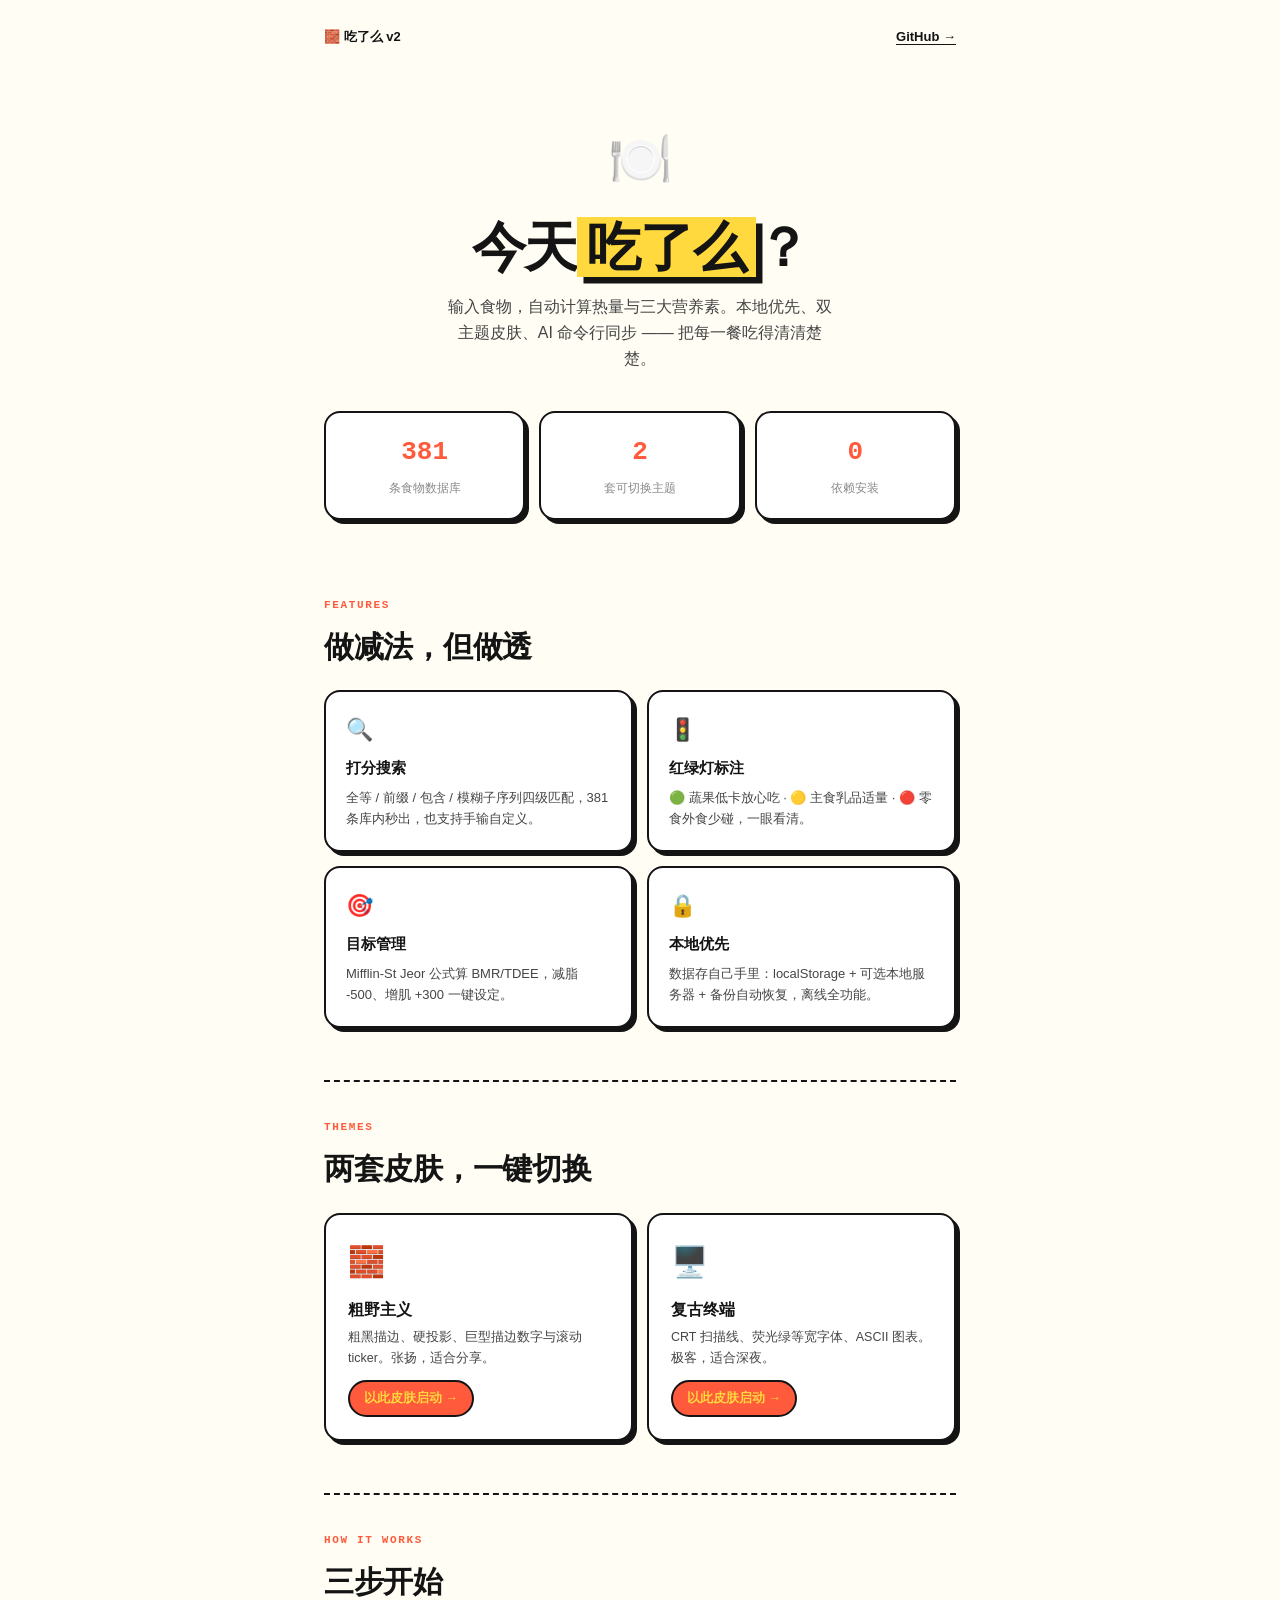
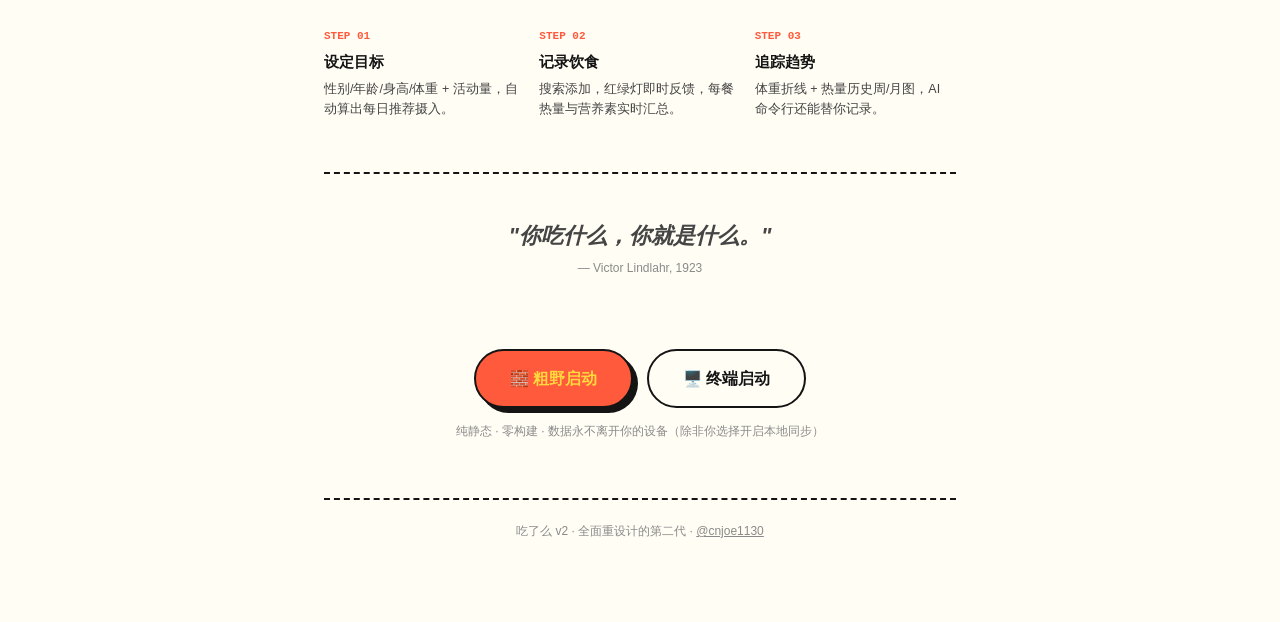
<file: index.html>
<!DOCTYPE html>
<html lang="zh-CN">
<head>
<meta charset="UTF-8">
<meta name="viewport" content="width=device-width, initial-scale=1.0">
<title>吃了么 v2 · AI 饮食记录</title>
<style>
:root {
  --bg:#FFFDF4; --card:#FFFFFF; --ink:#141414; --ink-2:#454545; --ink-3:#8A8A8A;
  --line:#141414; --accent:#FF5A3C; --yellow:#FFD93D;
  --font:-apple-system,BlinkMacSystemFont,"PingFang SC","Microsoft YaHei","Noto Sans SC",sans-serif;
  --mono:ui-monospace,"Cascadia Mono",Consolas,monospace;
}
* { box-sizing:border-box; margin:0; padding:0 }
body { background:var(--bg); color:var(--ink); font-family:var(--font); line-height:1.65; -webkit-font-smoothing:antialiased }
a { color:inherit }
.shell { max-width:680px; margin:0 auto; padding:0 24px 80px }

/* 复古终端皮肤（?theme=terminal） */
body[data-theme="terminal"] {
  --bg:#050805; --card:rgba(125,240,125,.04); --ink:#7DF07D; --ink-2:#3E7A42; --ink-3:#2E5F33;
  --line:rgba(125,240,125,.25); --accent:#FFD97D; --yellow:#FFD97D;
  font-family:var(--mono);
}
body[data-theme="terminal"] .crt { display:block }
.crt { display:none; position:fixed; inset:0; z-index:50; pointer-events:none;
  background:radial-gradient(120% 95% at 50% 42%, transparent 62%, rgba(0,0,0,.55) 100%),
  repeating-linear-gradient(0deg, rgba(0,0,0,.16) 0 1px, transparent 1px 3px) }

.top { display:flex; justify-content:space-between; align-items:center; padding:26px 0 0; font-size:13px; font-weight:700 }
body[data-theme="terminal"] .top { text-shadow:0 0 8px rgba(125,240,125,.45) }
.top a { text-decoration:underline; text-underline-offset:3px }

.hero { padding:70px 0 56px; text-align:center }
.hero .emoji { font-size:52px }
h1 { font-size:clamp(34px,7vw,54px); font-weight:900; letter-spacing:-.02em; line-height:1.12; margin:14px 0 16px }
h1 em { font-style:normal; background:var(--yellow); padding:0 .18em; box-shadow:.12em .12em 0 var(--line) }
body[data-theme="terminal"] h1 em { background:transparent; box-shadow:none; color:var(--yellow); border-bottom:3px solid var(--yellow); text-shadow:0 0 14px rgba(255,217,125,.55); padding:0 .06em }
.lede { font-size:16px; color:var(--ink-2); max-width:44ch; margin:0 auto }

.stats { display:grid; grid-template-columns:repeat(3,1fr); gap:14px; margin:38px 0 0 }
.stat { background:var(--card); border:2.5px solid var(--line); border-radius:16px; padding:18px 12px; text-align:center; box-shadow:4px 4px 0 var(--line) }
body[data-theme="terminal"] .stat { border-width:1px; box-shadow:none }
.stat b { display:block; font-size:26px; font-weight:900; color:var(--accent); font-family:var(--mono) }
.stat span { font-size:12px; color:var(--ink-3) }

.features { display:grid; grid-template-columns:1fr 1fr; gap:14px; margin-top:18px }
.feature { background:var(--card); border:2.5px solid var(--line); border-radius:16px; padding:20px; box-shadow:4px 4px 0 var(--line); transition:transform .2s }
.feature:hover { transform:translate(-2px,-2px); box-shadow:6px 6px 0 var(--line) }
body[data-theme="terminal"] .feature { border-width:1px; box-shadow:none }
.feature h3 { font-size:15px; font-weight:800; margin-bottom:6px }
.feature p { font-size:13px; color:var(--ink-2) }
.feature .fi { font-size:22px; margin-bottom:8px }

.section { margin-top:52px; border-top:2px dashed var(--line); padding-top:36px }
body[data-theme="terminal"] .section { border-top-style:solid }
.eyebrow { font-family:var(--mono); font-size:11px; letter-spacing:.15em; color:var(--accent); font-weight:700; margin-bottom:8px }
.section h2 { font-size:clamp(22px,4vw,30px); font-weight:900; letter-spacing:-.01em }

.steps { display:grid; grid-template-columns:repeat(3,1fr); gap:14px; margin-top:20px }
.step h3 { font-size:14.5px; font-weight:800; margin:6px 0 4px }
.step .n { font-family:var(--mono); font-size:11px; color:var(--accent); font-weight:700 }
.step p { font-size:12.5px; color:var(--ink-2) }

.themes { display:grid; grid-template-columns:1fr 1fr; gap:14px; margin-top:20px }
.theme-card { display:block; text-decoration:none; background:var(--card); border:2.5px solid var(--line); border-radius:16px; padding:22px; box-shadow:4px 4px 0 var(--line); transition:transform .2s }
.theme-card:hover { transform:translate(-2px,-2px); box-shadow:6px 6px 0 var(--line) }
.theme-card .tc-emoji { font-size:30px }
.theme-card h3 { font-size:16px; font-weight:900; margin:10px 0 4px }
.theme-card p { font-size:12.5px; color:var(--ink-2) }
.theme-card .go { display:inline-block; margin-top:12px; font-size:12.5px; font-weight:800; background:var(--accent); color:var(--yellow); padding:6px 14px; border-radius:999px; border:2px solid var(--line) }
body[data-theme="terminal"] .theme-card { border-width:1px; box-shadow:none }
body[data-theme="terminal"] .theme-card .go { border-width:1px }

.quote { text-align:center; padding:44px 0 }
.quote p { font-size:clamp(17px,3vw,22px); font-weight:700; font-style:italic; color:var(--ink-2) }
.quote cite { font-size:12px; color:var(--ink-3); font-style:normal }

.cta { text-align:center }
.btn { display:inline-flex; align-items:center; gap:8px; padding:15px 34px; border-radius:999px; font-size:15.5px; font-weight:800; text-decoration:none; transition:transform .2s }
.btn.primary { background:var(--accent); color:var(--yellow); border:2.5px solid var(--line); box-shadow:5px 5px 0 var(--line) }
.btn.primary:hover { transform:translate(-2px,-2px); box-shadow:7px 7px 0 var(--line) }
body[data-theme="terminal"] .btn.primary { border-width:1px; box-shadow:0 0 24px rgba(255,217,125,.25) }
.btn.ghost { border:2.5px solid var(--line); color:var(--ink); background:transparent }
body[data-theme="terminal"] .btn.ghost { border-width:1px }
.cta .row { display:flex; gap:14px; justify-content:center; flex-wrap:wrap; margin-top:24px }
.cta .note { font-size:12px; color:var(--ink-3); margin-top:14px }

footer { border-top:2px dashed var(--line); margin-top:56px; padding-top:22px; text-align:center; font-size:12px; color:var(--ink-3) }
body[data-theme="terminal"] footer { border-top-style:solid }

@media (max-width:560px) {
  .features,.themes,.steps { grid-template-columns:1fr }
  .stats { gap:10px }
}
</style>
</head>
<body data-theme="brutal">
<div class="crt"></div>
<div class="shell">

  <header class="top">
    <span>🧱 吃了么 v2</span>
    <a href="https://github.com/cnjoe1130/chileme-v2" target="_blank" rel="noopener">GitHub →</a>
  </header>

  <section class="hero">
    <div class="emoji">🍽️</div>
    <h1>今天<em>吃了么</em>？</h1>
    <p class="lede">输入食物，自动计算热量与三大营养素。本地优先、双主题皮肤、AI 命令行同步 —— 把每一餐吃得清清楚楚。</p>
    <div class="stats">
      <div class="stat"><b>381</b><span>条食物数据库</span></div>
      <div class="stat"><b>2</b><span>套可切换主题</span></div>
      <div class="stat"><b>0</b><span>依赖安装</span></div>
    </div>
  </section>

  <section class="section" style="border-top:none;padding-top:0;margin-top:20px">
    <div class="eyebrow">FEATURES</div>
    <h2>做减法，但做透</h2>
    <div class="features">
      <div class="feature"><div class="fi">🔍</div><h3>打分搜索</h3><p>全等 / 前缀 / 包含 / 模糊子序列四级匹配，381 条库内秒出，也支持手输自定义。</p></div>
      <div class="feature"><div class="fi">🚦</div><h3>红绿灯标注</h3><p>🟢 蔬果低卡放心吃 · 🟡 主食乳品适量 · 🔴 零食外食少碰，一眼看清。</p></div>
      <div class="feature"><div class="fi">🎯</div><h3>目标管理</h3><p>Mifflin-St Jeor 公式算 BMR/TDEE，减脂 -500、增肌 +300 一键设定。</p></div>
      <div class="feature"><div class="fi">🔒</div><h3>本地优先</h3><p>数据存自己手里：localStorage + 可选本地服务器 + 备份自动恢复，离线全功能。</p></div>
    </div>
  </section>

  <section class="section">
    <div class="eyebrow">THEMES</div>
    <h2>两套皮肤，一键切换</h2>
    <div class="themes">
      <a class="theme-card" href="app.html?theme=brutal">
        <div class="tc-emoji">🧱</div>
        <h3>粗野主义</h3>
        <p>粗黑描边、硬投影、巨型描边数字与滚动 ticker。张扬，适合分享。</p>
        <span class="go">以此皮肤启动 →</span>
      </a>
      <a class="theme-card" href="app.html?theme=terminal">
        <div class="tc-emoji">🖥️</div>
        <h3>复古终端</h3>
        <p>CRT 扫描线、荧光绿等宽字体、ASCII 图表。极客，适合深夜。</p>
        <span class="go">以此皮肤启动 →</span>
      </a>
    </div>
  </section>

  <section class="section">
    <div class="eyebrow">HOW IT WORKS</div>
    <h2>三步开始</h2>
    <div class="steps">
      <div class="step"><div class="n">STEP 01</div><h3>设定目标</h3><p>性别/年龄/身高/体重 + 活动量，自动算出每日推荐摄入。</p></div>
      <div class="step"><div class="n">STEP 02</div><h3>记录饮食</h3><p>搜索添加，红绿灯即时反馈，每餐热量与营养素实时汇总。</p></div>
      <div class="step"><div class="n">STEP 03</div><h3>追踪趋势</h3><p>体重折线 + 热量历史周/月图，AI 命令行还能替你记录。</p></div>
    </div>
  </section>

  <section class="section quote">
    <p>"你吃什么，你就是什么。"</p>
    <cite>— Victor Lindlahr, 1923</cite>
  </section>

  <section class="cta">
    <div class="row">
      <a class="btn primary" href="app.html?theme=brutal">🧱 粗野启动</a>
      <a class="btn ghost" href="app.html?theme=terminal">🖥️ 终端启动</a>
    </div>
    <div class="note">纯静态 · 零构建 · 数据永不离开你的设备（除非你选择开启本地同步）</div>
  </section>

  <footer>
    吃了么 v2 · 全面重设计的第二代 · <a href="https://github.com/cnjoe1130" target="_blank" rel="noopener">@cnjoe1130</a>
  </footer>

</div>
<script>
  // 落地页皮肤：?theme=terminal / brutal
  (function () {
    var t = new URLSearchParams(location.search).get("theme");
    if (t === "terminal" || t === "brutal") document.body.dataset.theme = t;
  })();
</script>
</body>
</html>
</file>
